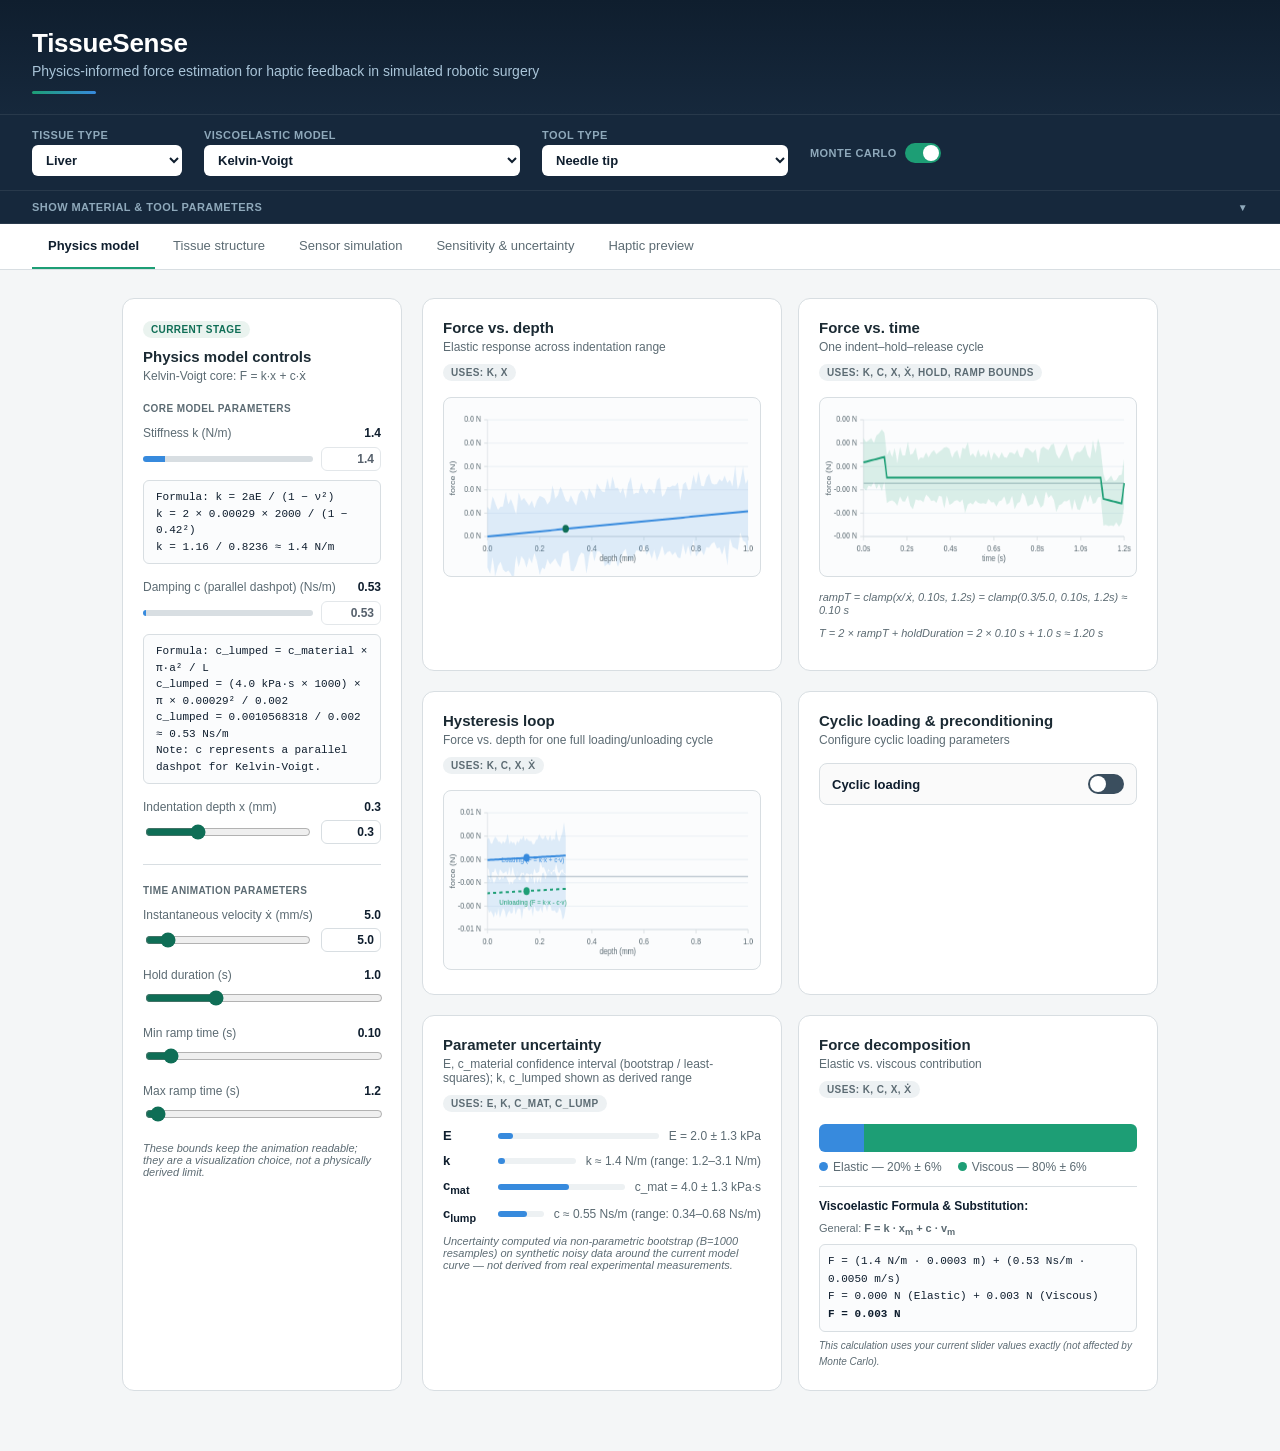
<file: index.html>
<!DOCTYPE html>
<html lang="en">
<head>
<meta charset="UTF-8">
<meta name="viewport" content="width=device-width, initial-scale=1.0">
<title>TissueSense — Physics-Informed Force Estimation</title>
<link rel="stylesheet" href="./styles.css">
</head>
<body>

<header>
  <h1>TissueSense</h1>
  <p class="tagline">Physics-informed force estimation for haptic feedback in simulated robotic surgery</p>
  <div class="accent-line"></div>
</header>

<div class="global-bar">
  <div class="control">
    <label>Tissue type</label>
    <select id="tissueType">
      <option>Liver</option>
      <option>Kidney</option>
      <option>Spleen</option>
    </select>
  </div>
  <div class="control">
    <label>Viscoelastic model</label>
    <select id="modelType">
      <option>Kelvin-Voigt</option>
      <option>Maxwell</option>
      <option disabled>Standard Linear Solid (Zener) (coming soon)</option>
      <option disabled>Generalized Maxwell (coming soon)</option>
      <option disabled>Fung's QLV (coming soon)</option>
      <option disabled>Fractional-order (coming soon)</option>
    </select>
  </div>
  <div class="control">
    <label>Tool type</label>
    <select id="toolType">
      <option>Needle tip</option>
      <option>Blunt palpation probe</option>
      <option>Monopolar hook/spatula</option>
      <option>Suction/irrigation cannula tip</option>
      <option>Flat grasper</option>
      <option>Grasping forceps/bipolar forceps</option>
    </select>
  </div>
  <div class="toggle-wrap">
    <label>Monte Carlo</label>
    <div class="switch on" id="mcToggle"><div class="knob"></div></div>
  </div>
</div>

<div id="paramPanel" class="param-panel collapsed">
  <div class="param-panel-header" id="paramPanelHeader">
    <span>Show material & tool parameters</span>
    <span class="param-panel-toggle-icon">▼</span>
  </div>
  <div class="param-panel-content">
    <div class="param-grid">
      <!-- Column 1: Material Properties -->
      <div class="param-col">
        <div style="font-size: 10px; font-weight: 700; text-transform: uppercase; letter-spacing: .04em; margin-bottom: 12px;">Material properties</div>
        
        <div class="slider-row" id="nuSliderRow">
          <div class="label-row"><span>Poisson's ratio (&nu;)</span><span class="val" id="nuVal">0.42</span></div>
          <div class="input-slider-container">
            <input type="range" id="nuSlider" min="0.30" max="0.45" step="0.01" value="0.42">
            <input type="number" id="nuInput" class="small-num-input">
          </div>
        </div>

        <div class="slider-row" id="eSliderRow">
          <div class="label-row">
            <span>
              Tissue elastic modulus E (kPa)
              <span class="info-icon">ⓘ<span class="tooltip-text" id="eTooltip"></span></span>
            </span>
            <span class="val" id="eVal">2.0</span>
          </div>
          <div class="input-slider-container">
            <input type="range" id="eSlider" class="shaded-slider" min="1.0" max="4.0" step="0.05" value="2.0">
            <input type="number" id="eInput" class="small-num-input">
          </div>
          <div class="note" id="eCaption" style="margin-top: 6px; font-size: 11px; line-height: 1.4; border-left: 2px solid var(--teal); padding-left: 8px;">
            Shaded = typical range from elastography/indentation studies; full range includes method-dependent outliers.
          </div>
        </div>

        <div class="slider-row" id="cMaterialSliderRow">
          <div class="label-row">
            <span>
              c_material (kPa&middot;s)
              <span class="info-icon">ⓘ<span class="tooltip-text" id="cMaterialTooltip"></span></span>
            </span>
            <span class="val" id="cMaterialVal">2.0</span>
          </div>
          <div class="input-slider-container">
            <input type="range" id="cMaterialSlider" class="shaded-slider" min="2.0" max="10.0" step="0.1" value="2.0">
            <input type="number" id="cMaterialInput" class="small-num-input">
          </div>
        </div>
      </div>

      <!-- Column 2: Tool Contact Parameters -->
      <div class="param-col">
        <div style="font-size: 10px; font-weight: 700; text-transform: uppercase; letter-spacing: .04em; margin-bottom: 12px;">Tool contact parameters</div>
        
        <div id="groupAControls" style="display: none;">
          <div class="slider-row">
            <div class="label-row"><span>Contact radius a (mm)</span><span class="val" id="contactRadiusVal">0.29</span></div>
            <div class="input-slider-container">
              <input type="range" id="contactRadiusSlider" min="0.29" max="0.65" step="0.01" value="0.29">
              <input type="number" id="contactRadiusInput" class="small-num-input">
            </div>
            <div id="contactRadiusNote" class="note" style="margin-top: 6px; display: none; font-size: 10.5px; line-height: 1.4; border-left: 2px solid var(--teal); padding-left: 8px;">
              Contact modeled as circular for simplicity; actual edge/line contact is a rougher approximation.
            </div>
          </div>
          <div class="slider-row" id="lSliderRow">
            <div class="label-row">
              <span>
                Effective contact length L (mm)
                <span class="info-icon">ⓘ<span class="tooltip-text">Effective contact length of the instrument.</span></span>
              </span>
              <span class="val" id="lVal">0.5</span>
            </div>
            <div class="input-slider-container">
              <input type="range" id="lSlider" class="shaded-slider" min="0.5" max="10.0" step="0.1" value="0.5">
              <input type="number" id="lInput" class="small-num-input">
            </div>
            <div class="note" id="lCaption" style="margin-top: 6px; font-size: 11px; line-height: 1.4; border-left: 2px solid var(--teal); padding-left: 8px;">
              Shaded = typical contact length range for selected tool.
            </div>
          </div>
        </div>

        <div id="groupBControls" style="display: none;">
          <div class="slider-row">
            <div class="label-row"><span>Jaw area A (mm&sup2;)</span><span class="val" id="jawAreaVal">100</span></div>
            <div class="input-slider-container">
              <input type="range" id="jawAreaSlider" min="100" max="250" step="1" value="100">
              <input type="number" id="jawAreaInput" class="small-num-input">
            </div>
          </div>
          <div class="slider-row">
            <div class="label-row"><span>Tissue thickness h (mm)</span><span class="val" id="thicknessVal">3</span></div>
            <div class="input-slider-container">
              <input type="range" id="thicknessSlider" min="3" max="15" step="0.1" value="3">
              <input type="number" id="thicknessInput" class="small-num-input">
            </div>
          </div>
        </div>
      </div>
    </div>
  </div>
</div>

<nav class="tabs" id="tabNav"></nav>

<main>
  <div id="tabContent"></div>
</main>
<script type="module" src="./js/main.js"></script>
</body>
</html>
</file>
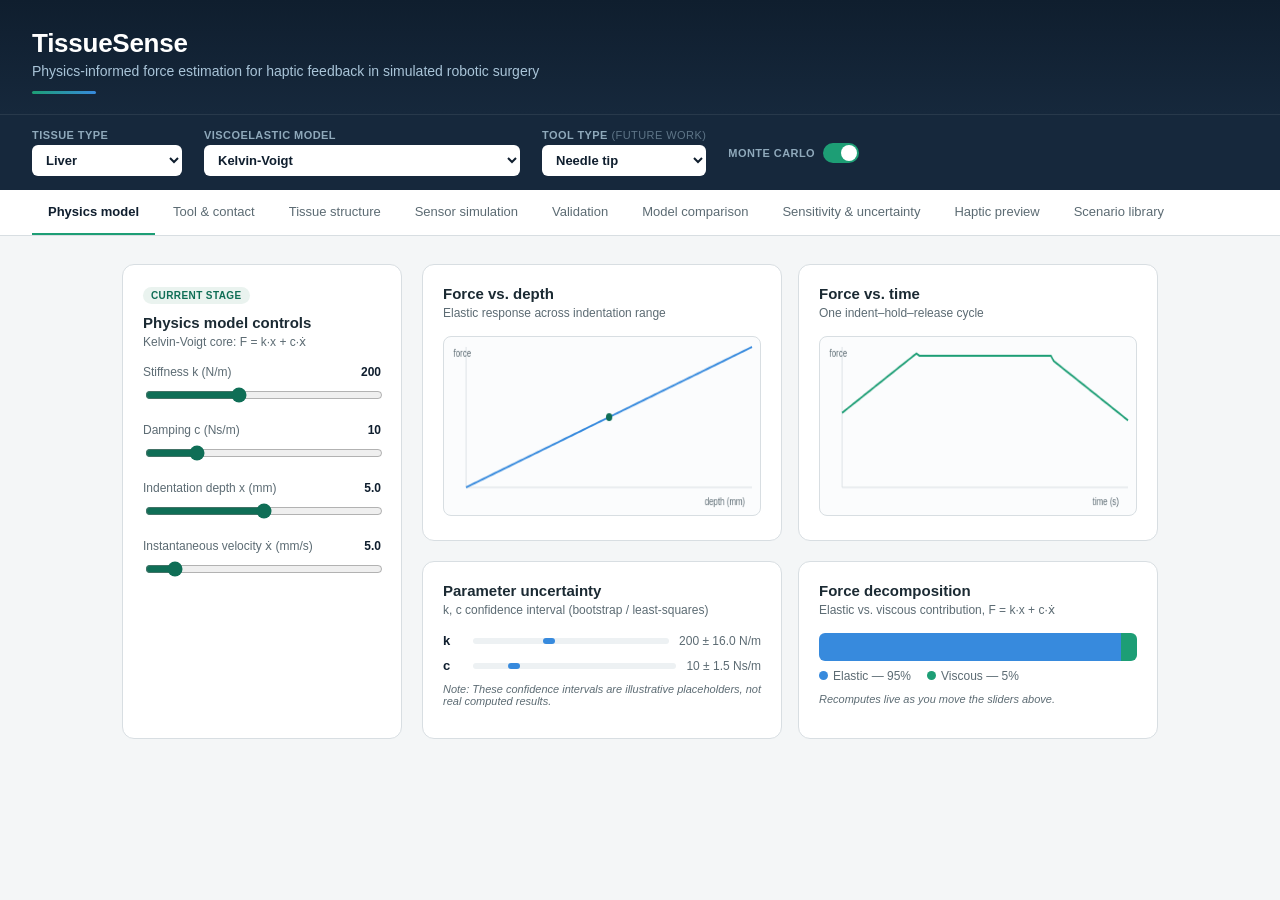
<file: tissuesense.html>
<!DOCTYPE html>
<html lang="en">
<head>
<meta charset="UTF-8">
<meta name="viewport" content="width=device-width, initial-scale=1.0">
<title>TissueSense — Physics-Informed Force Estimation</title>
<style>
  :root{
    --navy:#0F1E2E;
    --navy-2:#16283C;
    --teal:#0F6E56;
    --teal-light:#1D9E75;
    --blue:#185FA5;
    --blue-light:#378ADD;
    --bg:#F4F6F7;
    --card:#FFFFFF;
    --border:#D8DEE2;
    --text:#1B2A33;
    --text-muted:#5C6B73;
    --elastic:#378ADD;
    --viscous:#1D9E75;
  }
  *{box-sizing:border-box;}
  body{
    margin:0;
    font-family:-apple-system,BlinkMacSystemFont,"Segoe UI",Roboto,Helvetica,Arial,sans-serif;
    background:var(--bg);
    color:var(--text);
  }
  header{
    background:linear-gradient(180deg,var(--navy) 0%,var(--navy-2) 100%);
    color:#fff;
    padding:28px 32px 20px;
  }
  header h1{
    margin:0 0 4px;
    font-size:26px;
    font-weight:600;
    letter-spacing:-0.01em;
  }
  header .tagline{
    margin:0;
    font-size:14px;
    color:#A9C4D8;
    font-weight:400;
  }
  .accent-line{
    height:3px;
    width:64px;
    background:linear-gradient(90deg,var(--teal-light),var(--blue-light));
    border-radius:2px;
    margin-top:12px;
  }
  .global-bar{
    background:var(--navy-2);
    border-top:1px solid rgba(255,255,255,0.08);
    padding:14px 32px;
    display:flex;
    flex-wrap:wrap;
    gap:22px;
    align-items:center;
    position:sticky;
    top:0;
    z-index:20;
  }
  .control{
    display:flex;
    flex-direction:column;
    gap:4px;
  }
  .control label{
    font-size:11px;
    text-transform:uppercase;
    letter-spacing:0.04em;
    color:#8FA9BB;
    font-weight:600;
  }
  .control select{
    background:#fff;
    border:none;
    border-radius:6px;
    padding:7px 10px;
    font-size:13px;
    font-weight:600;
    color:var(--navy);
    min-width:150px;
  }
  .toggle-wrap{
    display:flex;
    align-items:center;
    gap:8px;
  }
  .toggle-wrap label{
    font-size:11px;
    text-transform:uppercase;
    letter-spacing:0.04em;
    color:#8FA9BB;
    font-weight:600;
  }
  .switch{
    position:relative;
    width:36px;
    height:20px;
    background:#3A4E5E;
    border-radius:10px;
    cursor:pointer;
    transition:background .15s;
  }
  .switch.on{background:var(--teal-light);}
  .switch .knob{
    position:absolute;
    top:2px;
    left:2px;
    width:16px;
    height:16px;
    background:#fff;
    border-radius:50%;
    transition:transform .15s;
  }
  .switch.on .knob{transform:translateX(16px);}

  nav.tabs{
    display:flex;
    gap:2px;
    background:var(--card);
    border-bottom:1px solid var(--border);
    padding:0 32px;
    overflow-x:auto;
  }
  nav.tabs button{
    border:none;
    background:transparent;
    padding:14px 16px;
    font-size:13px;
    font-weight:500;
    color:var(--text-muted);
    cursor:pointer;
    white-space:nowrap;
    border-bottom:2px solid transparent;
  }
  nav.tabs button.active{
    color:var(--navy);
    border-bottom-color:var(--teal-light);
    font-weight:600;
  }
  main{
    padding:28px 32px 60px;
    max-width:1100px;
    margin:0 auto;
  }
  .tabpanel{display:none;}
  .tabpanel.active{display:block;}

  .grid-2{
    display:grid;
    grid-template-columns:280px 1fr;
    gap:20px;
  }
  .card{
    background:var(--card);
    border:1px solid var(--border);
    border-radius:12px;
    padding:20px;
  }
  .card h3{
    margin:0 0 4px;
    font-size:15px;
    font-weight:600;
  }
  .card .sub{
    margin:0 0 16px;
    font-size:12px;
    color:var(--text-muted);
  }
  .slider-row{
    margin-bottom:16px;
  }
  .slider-row .label-row{
    display:flex;
    justify-content:space-between;
    font-size:12px;
    color:var(--text-muted);
    margin-bottom:6px;
  }
  .slider-row .label-row span.val{
    font-weight:600;
    color:var(--navy);
  }
  input[type=range]{
    width:100%;
    accent-color:var(--teal);
  }
  .plots-row{
    display:grid;
    grid-template-columns:1fr 1fr;
    gap:16px;
    margin-bottom:20px;
  }
  canvas{
    width:100%;
    height:180px;
    background:#FBFCFD;
    border:1px solid var(--border);
    border-radius:8px;
  }
  .panels-row{
    display:grid;
    grid-template-columns:1fr 1fr;
    gap:16px;
  }
  .panels-row.mc-off{
    grid-template-columns:1fr;
  }
  .ci-row{
    display:flex;
    align-items:center;
    gap:10px;
    font-size:13px;
    margin-bottom:10px;
  }
  .ci-row .name{width:20px;font-weight:600;color:var(--navy);}
  .ci-bar{
    flex:1;
    height:6px;
    background:#EDF1F3;
    border-radius:3px;
    position:relative;
  }
  .ci-bar .fill{
    position:absolute;top:0;bottom:0;
    background:var(--blue-light);
    border-radius:3px;
  }
  .stack-bar{
    display:flex;
    height:28px;
    border-radius:6px;
    overflow:hidden;
    margin:10px 0 8px;
  }
  .stack-bar .elastic{background:var(--elastic);}
  .stack-bar .viscous{background:var(--viscous);}
  .legend{
    display:flex;
    gap:16px;
    font-size:12px;
    color:var(--text-muted);
  }
  .legend .dot{
    display:inline-block;width:9px;height:9px;border-radius:50%;margin-right:5px;
  }
  .legend .elastic-dot{background:var(--elastic);}
  .legend .viscous-dot{background:var(--viscous);}
  .note{
    font-size:11px;
    color:var(--text-muted);
    margin-top:10px;
    font-style:italic;
  }
  .placeholder-card ul{
    margin:0;
    padding-left:18px;
    font-size:13px;
    color:var(--text-muted);
    line-height:1.8;
  }
  .badge{
    display:inline-block;
    font-size:10px;
    font-weight:700;
    text-transform:uppercase;
    letter-spacing:.04em;
    padding:3px 8px;
    border-radius:20px;
    background:#EAF3EF;
    color:var(--teal);
    margin-bottom:10px;
  }
  .badge.future{background:#FDF2E4;color:#B06A18;}
  @media (max-width:760px){
    .grid-2{grid-template-columns:1fr;}
    .plots-row, .panels-row{grid-template-columns:1fr;}
  }
</style>
</head>
<body>

<header>
  <h1>TissueSense</h1>
  <p class="tagline">Physics-informed force estimation for haptic feedback in simulated robotic surgery</p>
  <div class="accent-line"></div>
</header>

<div class="global-bar">
  <div class="control">
    <label>Tissue type</label>
    <select id="tissueType">
      <option>Liver</option>
      <option>Skin</option>
      <option>Muscle</option>
      <option>Fat</option>
    </select>
  </div>
  <div class="control">
    <label>Viscoelastic model</label>
    <select id="modelType">
      <option>Kelvin-Voigt</option>
      <option disabled>Maxwell (coming soon)</option>
      <option disabled>Standard Linear Solid (Zener) (coming soon)</option>
      <option disabled>Generalized Maxwell (coming soon)</option>
      <option disabled>Fung's QLV (coming soon)</option>
      <option disabled>Fractional-order (coming soon)</option>
    </select>
  </div>
  <div class="control">
    <label>Tool type <span style="opacity:.6;font-weight:400;">(future work)</span></label>
    <select id="toolType">
      <option>Needle tip</option>
      <option>Flat grasper</option>
      <option>Spherical probe</option>
    </select>
  </div>
  <div class="toggle-wrap">
    <label>Monte Carlo</label>
    <div class="switch on" id="mcToggle" onclick="toggleMonteCarlo()"><div class="knob"></div></div>
  </div>
</div>

<nav class="tabs" id="tabNav"></nav>

<main>
  <div id="tabContent"></div>
</main>

<script>
const tabs = [
  {id:"physics", label:"Physics model", ready:true},
  {id:"tool", label:"Tool & contact", ready:false, items:[
    "Indentation velocity slider (0.5–50 mm/s) with slow/typical/fast presets",
    "Cyclic loading toggle + cycle-count slider — hysteresis loop + preconditioning curve",
    "Tool tip geometry dropdown (needle / flat grasper / spherical probe)",
    "Lateral/shear motion toggle — decomposes normal vs. tangential force"
  ]},
  {id:"structure", label:"Tissue structure", ready:false, items:[
    "Heterogeneous tissue toggle",
    "2D cross-section map to place an embedded vessel/tumor at chosen depth",
    "Stiffness-ratio control vs. background tissue",
    "Optional temperature slider (20–45°C), advanced/optional"
  ]},
  {id:"sensor", label:"Sensor simulation", ready:false, items:[
    "Gaussian noise standard deviation slider",
    "Sensor/communication latency slider (ms)",
    "Raw signal vs. true force vs. PINN-recovered estimate plot"
  ]},
  {id:"validation", label:"Validation", ready:false, items:[
    "PINN prediction vs. synthetic ground truth (CoppeliaSim)",
    "RMSE / R² metric cards",
    "Residual plot"
  ]},
  {id:"comparison", label:"Model comparison", ready:false, items:[
    "Ranking table: PINN vs. LSTM/MLP baseline vs. pure physics model",
    "Compared across scenarios from Tool & contact / Tissue structure tabs"
  ]},
  {id:"sensitivity", label:"Sensitivity & uncertainty", ready:false, items:[
    "Tornado chart (±5% parameter variation)",
    "Monte Carlo uncertainty decomposition",
    "PINN stage — uncertainty: MC Dropout / Deep Ensembles",
    "PINN stage — explainability: SHAP / feature attribution"
  ]},
  {id:"haptic", label:"Haptic preview", ready:false, items:[
    "Animated force-vs-time playback",
    "Synchronized needle/gauge indicator"
  ]},
  {id:"library", label:"Scenario library", ready:false, items:[
    "Save/load named presets",
    "Export current configuration + plots as PDF/report"
  ]},
];

const tabNav = document.getElementById("tabNav");
const tabContent = document.getElementById("tabContent");

tabs.forEach((t,i)=>{
  const btn = document.createElement("button");
  btn.textContent = t.label;
  btn.dataset.id = t.id;
  if(i===0) btn.classList.add("active");
  btn.onclick = ()=> showTab(t.id);
  tabNav.appendChild(btn);
});

function showTab(id){
  document.querySelectorAll("nav.tabs button").forEach(b=>b.classList.toggle("active", b.dataset.id===id));
  document.querySelectorAll(".tabpanel").forEach(p=>p.classList.toggle("active", p.id==="panel-"+id));
}

// Build placeholder panels
tabs.forEach(t=>{
  const panel = document.createElement("div");
  panel.className = "tabpanel";
  panel.id = "panel-"+t.id;
  if(t.id==="physics"){
    panel.classList.add("active");
    panel.innerHTML = physicsTabHTML();
  } else {
    panel.innerHTML = `
      <div class="card placeholder-card">
        <span class="badge future">Coming soon</span>
        <h3>${t.label}</h3>
        <p class="sub">Planned components for this tab / sắp triển khai:</p>
        <ul>${t.items.map(x=>`<li>${x}</li>`).join("")}</ul>
      </div>`;
  }
  tabContent.appendChild(panel);
});

function physicsTabHTML(){
  return `
    <div class="grid-2">
      <div class="card">
        <span class="badge">Current stage</span>
        <h3>Physics model controls</h3>
        <p class="sub">Kelvin-Voigt core: F = k·x + c·ẋ</p>
        <div class="slider-row">
          <div class="label-row"><span>Stiffness k (N/m)</span><span class="val" id="kVal">200</span></div>
          <input type="range" id="kSlider" min="10" max="500" value="200">
        </div>
        <div class="slider-row">
          <div class="label-row"><span>Damping c (Ns/m)</span><span class="val" id="cVal">10</span></div>
          <input type="range" id="cSlider" min="0" max="50" value="10">
        </div>
        <div class="slider-row">
          <div class="label-row"><span>Indentation depth x (mm)</span><span class="val" id="xVal">5</span></div>
          <input type="range" id="xSlider" min="0" max="10" step="0.1" value="5">
        </div>
        <div class="slider-row">
          <div class="label-row"><span>Instantaneous velocity ẋ (mm/s)</span><span class="val" id="vVal">5</span></div>
          <input type="range" id="vSlider" min="0.1" max="50" step="0.1" value="5">
        </div>
      </div>

      <div>
        <div class="plots-row">
          <div class="card">
            <h3>Force vs. depth</h3>
            <p class="sub">Elastic response across indentation range</p>
            <canvas id="plotDepth" width="400" height="180"></canvas>
          </div>
          <div class="card">
            <h3>Force vs. time</h3>
            <p class="sub">One indent–hold–release cycle</p>
            <canvas id="plotTime" width="400" height="180"></canvas>
          </div>
        </div>

        <div class="panels-row">
          <div class="card" id="uncertaintyPanel">
            <h3>Parameter uncertainty</h3>
            <p class="sub">k, c confidence interval (bootstrap / least-squares)</p>
            <div class="ci-row">
              <div class="name">k</div>
              <div class="ci-bar"><div class="fill" id="ciK"></div></div>
              <div id="ciKLabel" style="font-size:12px;color:var(--text-muted);white-space:nowrap;"></div>
            </div>
            <div class="ci-row">
              <div class="name">c</div>
              <div class="ci-bar"><div class="fill" id="ciC"></div></div>
              <div id="ciCLabel" style="font-size:12px;color:var(--text-muted);white-space:nowrap;"></div>
            </div>
            <p class="note">Note: These confidence intervals are illustrative placeholders, not real computed results.</p>
          </div>

          <div class="card">
            <h3>Force decomposition</h3>
            <p class="sub">Elastic vs. viscous contribution, F = k·x + c·ẋ</p>
            <div class="stack-bar">
              <div class="elastic" id="elasticBar" style="width:60%"></div>
              <div class="viscous" id="viscousBar" style="width:40%"></div>
            </div>
            <div class="legend">
              <span><span class="dot elastic-dot"></span>Elastic — <span id="elasticPct">60%</span></span>
              <span><span class="dot viscous-dot"></span>Viscous — <span id="viscousPct">40%</span></span>
            </div>
            <p class="note">Recomputes live as you move the sliders above.</p>
          </div>
        </div>
      </div>
    </div>`;
}

function updateMonteCarloVisibility() {
  const mcToggle = document.getElementById("mcToggle");
  const uncertaintyPanel = document.getElementById("uncertaintyPanel");
  const panelsRow = document.querySelector(".panels-row");
  if (mcToggle && uncertaintyPanel) {
    const isMcOn = mcToggle.classList.contains("on");
    if (isMcOn) {
      uncertaintyPanel.style.display = "";
      if (panelsRow) panelsRow.classList.remove("mc-off");
    } else {
      uncertaintyPanel.style.display = "none";
      if (panelsRow) panelsRow.classList.add("mc-off");
    }
  }
}

function toggleMonteCarlo() {
  const mcToggle = document.getElementById("mcToggle");
  if (mcToggle) {
    mcToggle.classList.toggle("on");
    updateMonteCarloVisibility();
  }
}
window.toggleMonteCarlo = toggleMonteCarlo;

// wait for physics panel to be in DOM before wiring
requestAnimationFrame(initPhysicsTab);

function initPhysicsTab(){
  const kSlider = document.getElementById("kSlider");
  const cSlider = document.getElementById("cSlider");
  const xSlider = document.getElementById("xSlider");
  const vSlider = document.getElementById("vSlider");
  const kVal = document.getElementById("kVal");
  const cVal = document.getElementById("cVal");
  const xVal = document.getElementById("xVal");
  const vVal = document.getElementById("vVal");

  function update(){
    const k = parseFloat(kSlider.value);
    const c = parseFloat(cSlider.value);
    const x = parseFloat(xSlider.value);
    const v = parseFloat(vSlider.value);
    kVal.textContent = k;
    cVal.textContent = c;
    xVal.textContent = x.toFixed(1);
    vVal.textContent = v.toFixed(1);

    // unit conversions: x in mm -> meters, v in mm/s -> m/s
    const x_m = x / 1000;
    const v_m = v / 1000;

    // uncertainty (illustrative bootstrap CI)
    const ciKWidth = k * 0.08;
    const ciCWidth = c * 0.15;
    document.getElementById("ciKLabel").textContent = `${k} ± ${ciKWidth.toFixed(1)} N/m`;
    document.getElementById("ciCLabel").textContent = `${c} ± ${ciCWidth.toFixed(1)} Ns/m`;

    // Map CI to slider ranges to calculate actual relative position
    const kMin = 10, kMax = 500, kRange = kMax - kMin;
    const ciKStart = Math.max(kMin, k - ciKWidth);
    const ciKEnd = Math.min(kMax, k + ciKWidth);
    const ciKLeft = ((ciKStart - kMin) / kRange) * 100;
    const ciKWidthPct = ((ciKEnd - ciKStart) / kRange) * 100;

    const cMin = 0, cMax = 50, cRange = cMax - cMin;
    const ciCStart = Math.max(cMin, c - ciCWidth);
    const ciCEnd = Math.min(cMax, c + ciCWidth);
    const ciCLeft = ((ciCStart - cMin) / cRange) * 100;
    const ciCWidthPct = ((ciCEnd - ciCStart) / cRange) * 100;

    document.getElementById("ciK").style.left = ciKLeft + "%";
    document.getElementById("ciK").style.width = ciKWidthPct + "%";
    document.getElementById("ciC").style.left = ciCLeft + "%";
    document.getElementById("ciC").style.width = ciCWidthPct + "%";

    // decomposition
    const fElastic = k * x_m;
    const fViscous = c * v_m;
    const total = fElastic + fViscous || 1;
    const pElastic = Math.round(fElastic/total*100);
    const pViscous = 100 - pElastic;
    document.getElementById("elasticBar").style.width = pElastic+"%";
    document.getElementById("viscousBar").style.width = pViscous+"%";
    document.getElementById("elasticPct").textContent = pElastic+"%";
    document.getElementById("viscousPct").textContent = pViscous+"%";

    drawDepthPlot(k, x);
    drawTimePlot(k, c, x);
  }

  [kSlider,cSlider,xSlider,vSlider].forEach(s=>s.addEventListener("input", update));
  update();
  updateMonteCarloVisibility();
}

function drawDepthPlot(k, xCurrent){
  const canvas = document.getElementById("plotDepth");
  const ctx = canvas.getContext("2d");
  const W = canvas.width, H = canvas.height, pad = 28;
  ctx.clearRect(0,0,W,H);
  ctx.strokeStyle = "#D8DEE2"; ctx.lineWidth = 1;
  ctx.beginPath(); ctx.moveTo(pad,H-pad); ctx.lineTo(W-10,H-pad); ctx.moveTo(pad,H-pad); ctx.lineTo(pad,10); ctx.stroke();

  const xMax = 10;
  ctx.strokeStyle = "#378ADD"; ctx.lineWidth = 2;
  ctx.beginPath();
  for(let i=0;i<=100;i++){
    const x = i/100*xMax;
    const f = k * (x / 1000);
    const px = pad + (x/xMax)*(W-pad-10);
    const py = H-pad - (f/(k*(xMax/1000)))*(H-pad-10);
    if(i===0) ctx.moveTo(px,py); else ctx.lineTo(px,py);
  }
  ctx.stroke();

  // current point
  const px = pad + (xCurrent/xMax)*(W-pad-10);
  const py = H-pad - (k*(xCurrent/1000)/(k*(xMax/1000)))*(H-pad-10);
  ctx.fillStyle = "#0F6E56";
  ctx.beginPath(); ctx.arc(px,py,4,0,7); ctx.fill();

  ctx.fillStyle = "#5C6B73"; ctx.font="10px sans-serif";
  ctx.fillText("depth (mm)", W-70, H-10);
  ctx.save(); ctx.translate(12,20); ctx.fillText("force", 0,0); ctx.restore();
}

function drawTimePlot(k,c,xTarget){
  const canvas = document.getElementById("plotTime");
  const ctx = canvas.getContext("2d");
  const W = canvas.width, H = canvas.height, pad = 28;
  ctx.clearRect(0,0,W,H);
  ctx.strokeStyle = "#D8DEE2"; ctx.lineWidth = 1;
  ctx.beginPath(); ctx.moveTo(pad,H-pad); ctx.lineTo(W-10,H-pad); ctx.moveTo(pad,H-pad); ctx.lineTo(pad,10); ctx.stroke();

  // triangular indent-hold-release profile over t in [0,3]
  const T = 3, rampT = 0.8;
  function xOfT(t){
    if(t < rampT) return xTarget*(t/rampT);
    if(t < T-rampT) return xTarget;
    return xTarget*((T-t)/rampT);
  }
  function vOfT(t){
    const dt=0.01;
    return (xOfT(t+dt)-xOfT(t-dt))/(2*dt);
  }
  let maxF = 1;
  const pts = [];
  for(let i=0;i<=100;i++){
    const t = i/100*T;
    const x = xOfT(t), v = vOfT(t);
    const f = k * (x / 1000) + c * (v / 1000);
    pts.push([t,f]);
    if(Math.abs(f)>maxF) maxF = Math.abs(f);
  }
  ctx.strokeStyle = "#1D9E75"; ctx.lineWidth = 2;
  ctx.beginPath();
  pts.forEach(([t,f],i)=>{
    const px = pad + (t/T)*(W-pad-10);
    const py = H-pad - ((f+maxF)/(2*maxF))*(H-pad-10)*0.9 - (H-pad)*0.05;
    if(i===0) ctx.moveTo(px,py); else ctx.lineTo(px,py);
  });
  ctx.stroke();

  ctx.fillStyle = "#5C6B73"; ctx.font="10px sans-serif";
  ctx.fillText("time (s)", W-55, H-10);
  ctx.save(); ctx.translate(12,20); ctx.fillText("force", 0,0); ctx.restore();
}
</script>
</body>
</html>
</file>
<file: styles.css>
:root {
  --navy: #0F1E2E;
  --navy-2: #16283C;
  --teal: #0F6E56;
  --teal-light: #1D9E75;
  --blue: #185FA5;
  --blue-light: #378ADD;
  --bg: #F4F6F7;
  --card: #FFFFFF;
  --border: #D8DEE2;
  --text: #1B2A33;
  --text-muted: #5C6B73;
  --elastic: #378ADD;
  --viscous: #1D9E75;
}

* {
  box-sizing: border-box;
}

body {
  margin: 0;
  font-family: -apple-system, BlinkMacSystemFont, "Segoe UI", Roboto, Helvetica, Arial, sans-serif;
  background: var(--bg);
  color: var(--text);
}

header {
  background: linear-gradient(180deg, var(--navy) 0%, var(--navy-2) 100%);
  color: #fff;
  padding: 28px 32px 20px;
}

header h1 {
  margin: 0 0 4px;
  font-size: 26px;
  font-weight: 600;
  letter-spacing: -0.01em;
}

header .tagline {
  margin: 0;
  font-size: 14px;
  color: #A9C4D8;
  font-weight: 400;
}

.accent-line {
  height: 3px;
  width: 64px;
  background: linear-gradient(90deg, var(--teal-light), var(--blue-light));
  border-radius: 2px;
  margin-top: 12px;
}

.global-bar {
  background: var(--navy-2);
  border-top: 1px solid rgba(255, 255, 255, 0.08);
  padding: 14px 32px;
  display: flex;
  flex-wrap: wrap;
  gap: 22px;
  align-items: center;
  position: sticky;
  top: 0;
  z-index: 20;
}

.control {
  display: flex;
  flex-direction: column;
  gap: 4px;
}

.control label {
  font-size: 11px;
  text-transform: uppercase;
  letter-spacing: 0.04em;
  color: #8FA9BB;
  font-weight: 600;
}

.control select {
  background: #fff;
  border: none;
  border-radius: 6px;
  padding: 7px 10px;
  font-size: 13px;
  font-weight: 600;
  color: var(--navy);
  min-width: 150px;
}

.toggle-wrap {
  display: flex;
  align-items: center;
  gap: 8px;
}

.toggle-wrap label {
  font-size: 11px;
  text-transform: uppercase;
  letter-spacing: 0.04em;
  color: #8FA9BB;
  font-weight: 600;
}

.switch {
  position: relative;
  width: 36px;
  height: 20px;
  background: #3A4E5E;
  border-radius: 10px;
  cursor: pointer;
  transition: background .15s;
}

.switch.on {
  background: var(--teal-light);
}

.switch .knob {
  position: absolute;
  top: 2px;
  left: 2px;
  width: 16px;
  height: 16px;
  background: #fff;
  border-radius: 50%;
  transition: transform .15s;
}

.switch.on .knob {
  transform: translateX(16px);
}

nav.tabs {
  display: flex;
  gap: 2px;
  background: var(--card);
  border-bottom: 1px solid var(--border);
  padding: 0 32px;
  overflow-x: auto;
}

nav.tabs button {
  border: none;
  background: transparent;
  padding: 14px 16px;
  font-size: 13px;
  font-weight: 500;
  color: var(--text-muted);
  cursor: pointer;
  white-space: nowrap;
  border-bottom: 2px solid transparent;
}

nav.tabs button.active {
  color: var(--navy);
  border-bottom-color: var(--teal-light);
  font-weight: 600;
}

main {
  padding: 28px 32px 60px;
  max-width: 1100px;
  margin: 0 auto;
}

.tabpanel {
  display: none;
}

.tabpanel.active {
  display: block;
}

.grid-2 {
  display: grid;
  grid-template-columns: 280px 1fr;
  gap: 20px;
}

.card {
  background: var(--card);
  border: 1px solid var(--border);
  border-radius: 12px;
  padding: 20px;
}

.card h3 {
  margin: 0 0 4px;
  font-size: 15px;
  font-weight: 600;
}

.card .sub {
  margin: 0 0 16px;
  font-size: 12px;
  color: var(--text-muted);
}

.slider-row {
  margin-bottom: 16px;
}

.slider-row .label-row {
  display: flex;
  justify-content: space-between;
  font-size: 12px;
  color: var(--text-muted);
  margin-bottom: 6px;
}

.slider-row .label-row span.val {
  font-weight: 600;
  color: var(--navy);
}

input[type=range] {
  width: 100%;
  accent-color: var(--teal);
}

.input-slider-container {
  display: flex;
  align-items: center;
  gap: 8px;
}

.input-slider-container input[type=range] {
  flex: 1;
}

.small-num-input {
  width: 60px;
  padding: 4px 6px;
  font-size: 12px;
  font-weight: 600;
  border: 1px solid var(--border);
  border-radius: 6px;
  color: var(--navy);
  background-color: #fff;
  text-align: right;
  outline: none;
  transition: border-color 0.15s ease-in-out, box-shadow 0.15s ease-in-out;
}

.small-num-input:focus {
  border-color: var(--teal-light);
  box-shadow: 0 0 0 2px rgba(29, 158, 117, 0.2);
}

/* Hide standard HTML5 number spinners for a cleaner appearance */
.small-num-input::-webkit-outer-spin-button,
.small-num-input::-webkit-inner-spin-button {
  -webkit-appearance: none;
  margin: 0;
}

.small-num-input {
  -moz-appearance: textfield;
}

.plots-row {
  display: grid;
  grid-template-columns: 1fr 1fr;
  gap: 16px;
  margin-bottom: 20px;
}

canvas {
  width: 100%;
  height: 180px;
  background: #FBFCFD;
  border: 1px solid var(--border);
  border-radius: 8px;
}

.panels-row {
  display: grid;
  grid-template-columns: 1fr 1fr;
  gap: 16px;
}

.panels-row.mc-off {
  grid-template-columns: 1fr;
}

.ci-row {
  display: flex;
  align-items: center;
  gap: 10px;
  font-size: 13px;
  margin-bottom: 10px;
}

.ci-row .name {
  width: 45px;
  font-weight: 600;
  color: var(--navy);
}

.ci-bar {
  flex: 1;
  height: 6px;
  background: #EDF1F3;
  border-radius: 3px;
  position: relative;
}

.ci-bar .fill {
  position: absolute;
  top: 0;
  bottom: 0;
  background: var(--blue-light);
  border-radius: 3px;
}

.stack-bar {
  display: flex;
  height: 28px;
  border-radius: 6px;
  overflow: hidden;
  margin: 10px 0 8px;
}

.stack-bar .elastic {
  background: var(--elastic);
}

.stack-bar .viscous {
  background: var(--viscous);
}

.legend {
  display: flex;
  gap: 16px;
  font-size: 12px;
  color: var(--text-muted);
}

.legend .dot {
  display: inline-block;
  width: 9px;
  height: 9px;
  border-radius: 50%;
  margin-right: 5px;
}

.legend .elastic-dot {
  background: var(--elastic);
}

.legend .viscous-dot {
  background: var(--viscous);
}

.note {
  font-size: 11px;
  color: var(--text-muted);
  margin-top: 10px;
  font-style: italic;
}

.placeholder-card ul {
  margin: 0;
  padding-left: 18px;
  font-size: 13px;
  color: var(--text-muted);
  line-height: 1.8;
}

.badge {
  display: inline-block;
  font-size: 10px;
  font-weight: 700;
  text-transform: uppercase;
  letter-spacing: .04em;
  padding: 3px 8px;
  border-radius: 20px;
  background: #EAF3EF;
  color: var(--teal);
  margin-bottom: 10px;
}

.badge.future {
  background: #FDF2E4;
  color: #B06A18;
}

@media (max-width:760px) {
  .grid-2 {
    grid-template-columns: 1fr;
  }
  .plots-row, .panels-row {
    grid-template-columns: 1fr;
  }
}

/* Parameter Panel styles */
.param-panel {
  background: var(--navy-2);
  border-top: 1px solid rgba(255, 255, 255, 0.08);
  border-bottom: 1px solid rgba(255, 255, 255, 0.08);
  color: #fff;
  overflow: hidden;
  transition: background-color 0.3s ease;
}

.param-panel-header {
  padding: 10px 32px;
  display: flex;
  align-items: center;
  justify-content: space-between;
  cursor: pointer;
  user-select: none;
  font-size: 11px;
  font-weight: 600;
  color: #8FA9BB;
  text-transform: uppercase;
  letter-spacing: 0.04em;
  transition: color 0.2s, background-color 0.2s;
}

.param-panel-header:hover {
  color: #fff;
  background-color: rgba(255, 255, 255, 0.03);
}

.param-panel-toggle-icon {
  font-size: 10px;
  display: inline-block;
  transition: transform 0.3s cubic-bezier(0.4, 0, 0.2, 1);
}

.param-panel.collapsed .param-panel-toggle-icon {
  transform: rotate(0deg);
}

.param-panel:not(.collapsed) .param-panel-toggle-icon {
  transform: rotate(180deg);
}

.param-panel-content {
  padding: 16px 32px 24px;
  max-height: 1000px;
  opacity: 1;
  visibility: visible;
  transition: max-height 0.3s cubic-bezier(0.4, 0, 0.2, 1), 
              padding 0.3s cubic-bezier(0.4, 0, 0.2, 1), 
              opacity 0.2s ease,
              visibility 0.2s ease;
}

.param-panel.collapsed .param-panel-content {
  max-height: 0;
  padding-top: 0;
  padding-bottom: 0;
  opacity: 0;
  visibility: hidden;
}

.param-grid {
  display: grid;
  grid-template-columns: 1fr 1fr;
  gap: 48px;
}

/* Param Panel text and input overrides */
.param-panel .slider-row {
  margin-bottom: 16px;
}

.param-col > div[style*="font-size"] {
  color: #8FA9BB !important;
}

.param-panel .slider-row .label-row {
  color: #8FA9BB;
}

.param-panel .slider-row .label-row span.val {
  color: #fff;
}

.param-panel .small-num-input {
  background-color: rgba(255, 255, 255, 0.06);
  border: 1px solid rgba(255, 255, 255, 0.15);
  color: #fff;
}

.param-panel .small-num-input:focus {
  border-color: var(--teal-light);
  box-shadow: 0 0 0 2px rgba(29, 158, 117, 0.4);
}

.param-panel .note {
  color: #A9C4D8;
  border-left-color: var(--teal-light) !important;
}

/* For smaller screens, stack columns */
@media (max-width: 760px) {
  .param-grid {
    grid-template-columns: 1fr;
    gap: 24px;
  }
}

.calc-steps {
  font-family: monospace;
  background: #FBFCFD;
  border: 1px solid var(--border);
  padding: 8px 12px;
  border-radius: 6px;
  color: var(--navy);
  font-size: 11px;
  margin-top: 8px;
  line-height: 1.5;
  white-space: pre-line;
}

/* Custom slider styles in parameter panel */
.param-panel input[type=range] {
  -webkit-appearance: none;
  appearance: none;
  background: transparent;
  height: 6px;
  border-radius: 3px;
  outline: none;
}
.param-panel input[type=range]::-webkit-slider-runnable-track {
  width: 100%;
  height: 6px;
  cursor: pointer;
  background: rgba(255, 255, 255, 0.15);
  border-radius: 3px;
}
.param-panel input[type=range]::-webkit-slider-thumb {
  height: 16px;
  width: 16px;
  border-radius: 50%;
  background: var(--teal-light);
  cursor: pointer;
  -webkit-appearance: none;
  margin-top: -5px;
}
.param-panel input[type=range]::-moz-range-track {
  width: 100%;
  height: 6px;
  cursor: pointer;
  background: rgba(255, 255, 255, 0.15);
  border-radius: 3px;
}
.param-panel input[type=range]::-moz-range-thumb {
  height: 16px;
  width: 16px;
  border-radius: 50%;
  background: var(--teal-light);
  cursor: pointer;
  border: none;
}

input[type=range].shaded-slider {
  -webkit-appearance: none;
  appearance: none;
  background: transparent;
  height: 6px;
  border-radius: 3px;
  outline: none;
}
input[type=range].shaded-slider::-webkit-slider-runnable-track {
  width: 100%;
  height: 6px;
  cursor: pointer;
  background: var(--track-background, #EDF1F3);
  border-radius: 3px;
}
input[type=range].shaded-slider::-webkit-slider-thumb {
  height: 16px;
  width: 16px;
  border-radius: 50%;
  background: var(--teal-light);
  cursor: pointer;
  -webkit-appearance: none;
  margin-top: -5px;
}
input[type=range].shaded-slider::-moz-range-track {
  width: 100%;
  height: 6px;
  cursor: pointer;
  background: var(--track-background, #EDF1F3);
  border-radius: 3px;
}
input[type=range].shaded-slider::-moz-range-thumb {
  height: 16px;
  width: 16px;
  border-radius: 50%;
  background: var(--teal-light);
  cursor: pointer;
  border: none;
}

/* Locked slider styling */
input[type=range].locked-slider {
  -webkit-appearance: none;
  appearance: none;
  height: 6px;
  border-radius: 3px;
  background: linear-gradient(to right, var(--blue-light) var(--fill-pct, 0%), var(--border) var(--fill-pct, 0%));
  pointer-events: none;
  margin: 10px 0;
}
input[type=range].locked-slider::-webkit-slider-thumb {
  -webkit-appearance: none;
  appearance: none;
  display: none;
}
input[type=range].locked-slider::-moz-range-thumb {
  display: none;
}

/* Tooltip styles */
.info-icon {
  display: inline-flex;
  align-items: center;
  justify-content: center;
  margin-left: 6px;
  cursor: pointer;
  color: #8FA9BB;
  font-style: normal;
  font-weight: bold;
  font-size: 11px;
  width: 14px;
  height: 14px;
  border-radius: 50%;
  border: 1px solid #8FA9BB;
  line-height: 1;
  transition: color 0.15s, border-color 0.15s;
  user-select: none;
  position: relative;
}

.info-icon:hover {
  color: #fff;
  border-color: #fff;
}

/* Tooltip text styling */
.tooltip-text {
  visibility: hidden;
  position: absolute;
  bottom: 140%;
  left: 50%;
  transform: translateX(-50%);
  background-color: var(--navy);
  border: 1px solid rgba(255, 255, 255, 0.15);
  color: #fff;
  text-align: left;
  padding: 8px 12px;
  border-radius: 6px;
  font-size: 11px;
  line-height: 1.4;
  width: max-content;
  max-width: 250px;
  z-index: 100;
  opacity: 0;
  transition: opacity 0.2s, visibility 0.2s;
  box-shadow: 0 4px 12px rgba(0,0,0,0.3);
  font-family: -apple-system, BlinkMacSystemFont, "Segoe UI", Roboto, sans-serif;
  font-weight: normal;
  text-transform: none;
}

/* Arrow for the tooltip */
.tooltip-text::after {
  content: "";
  position: absolute;
  top: 100%;
  left: 50%;
  margin-left: -5px;
  border-width: 5px;
  border-style: solid;
  border-color: var(--navy) transparent transparent transparent;
}

.info-icon:hover .tooltip-text {
  visibility: visible;
  opacity: 1;
}

/* 3-Column Layout & Responsive Stacking */
.grid-3 {
  display: grid;
  grid-template-columns: 1fr 2fr 1fr;
  gap: 20px;
}

@media (max-width: 1024px) {
  .grid-3 {
    grid-template-columns: 1fr;
  }
}

/* Fullscreen Modal Overlay for Expanded Chart */
#sensorModal {
  display: none;
  position: fixed;
  z-index: 1000;
  left: 0;
  top: 0;
  width: 100%;
  height: 100%;
  overflow: auto;
  background-color: rgba(0,0,0,0.5);
  align-items: center;
  justify-content: center;
}
</file>
